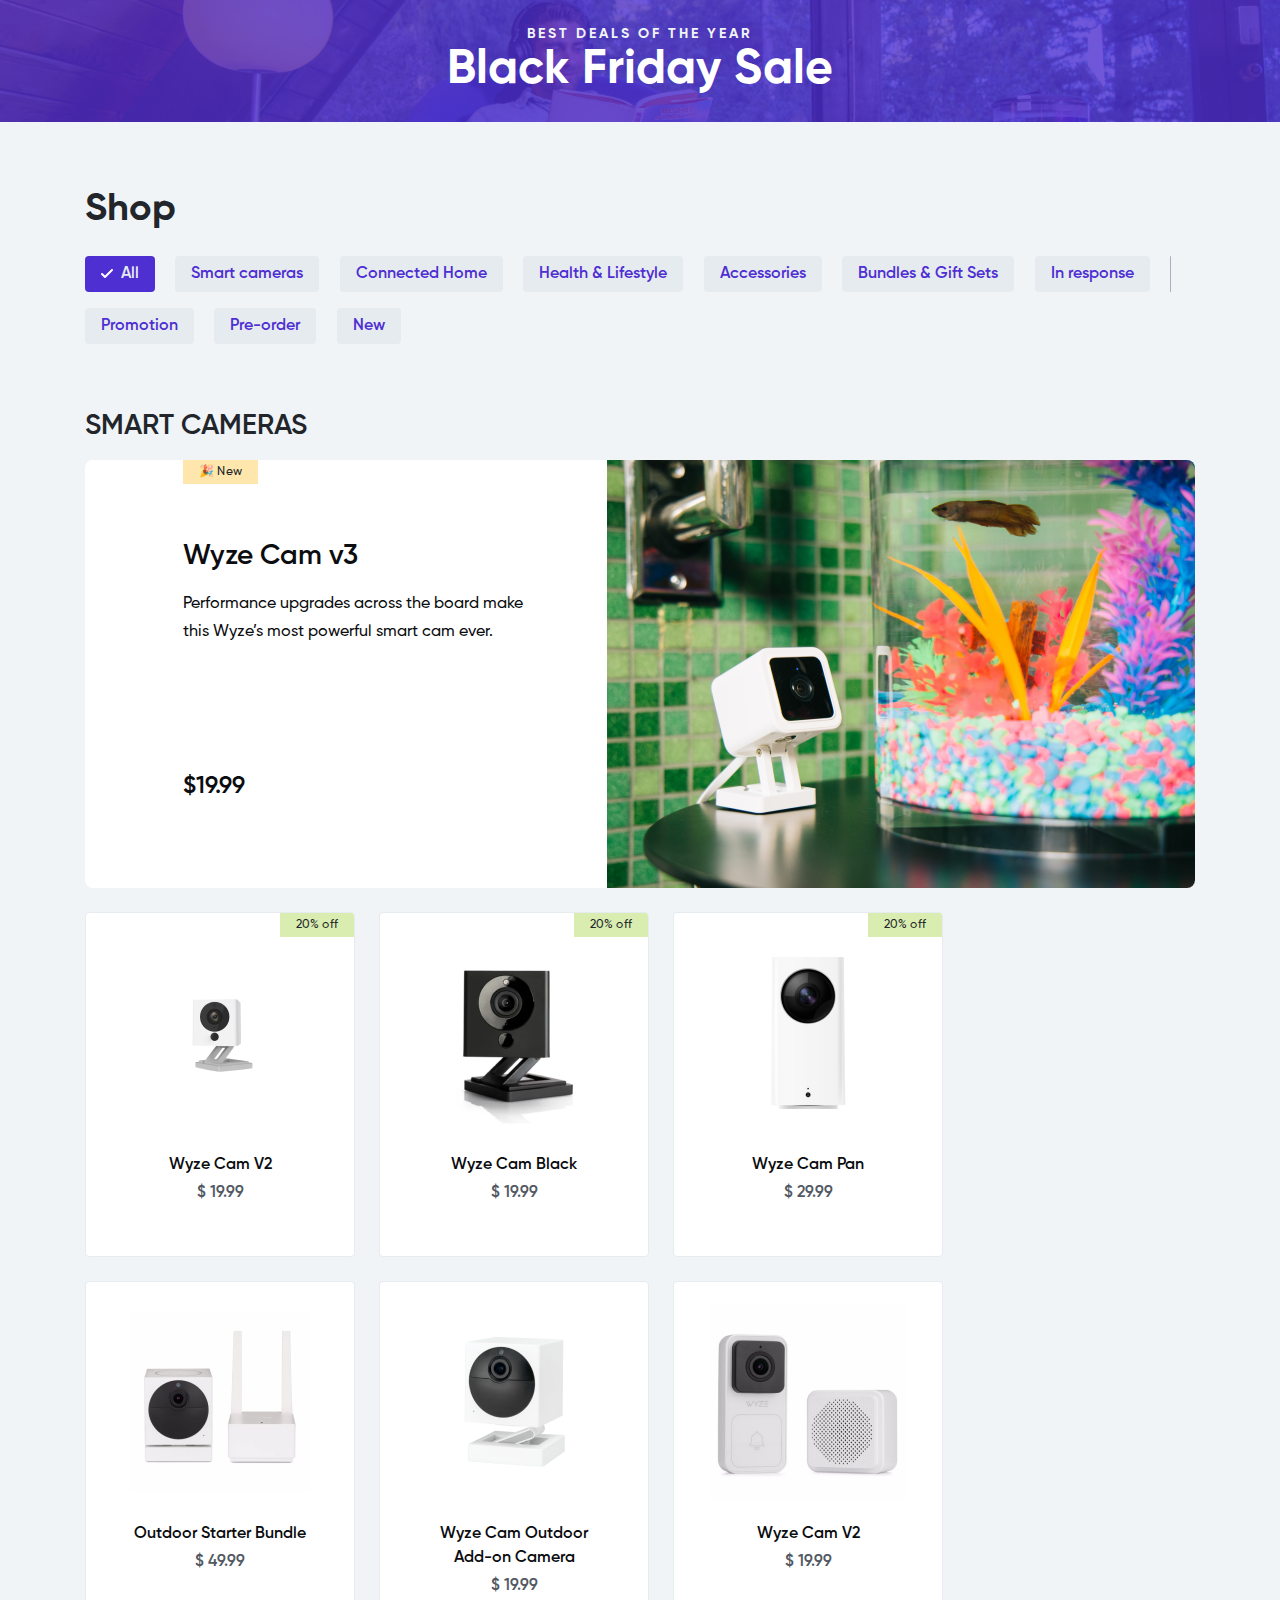
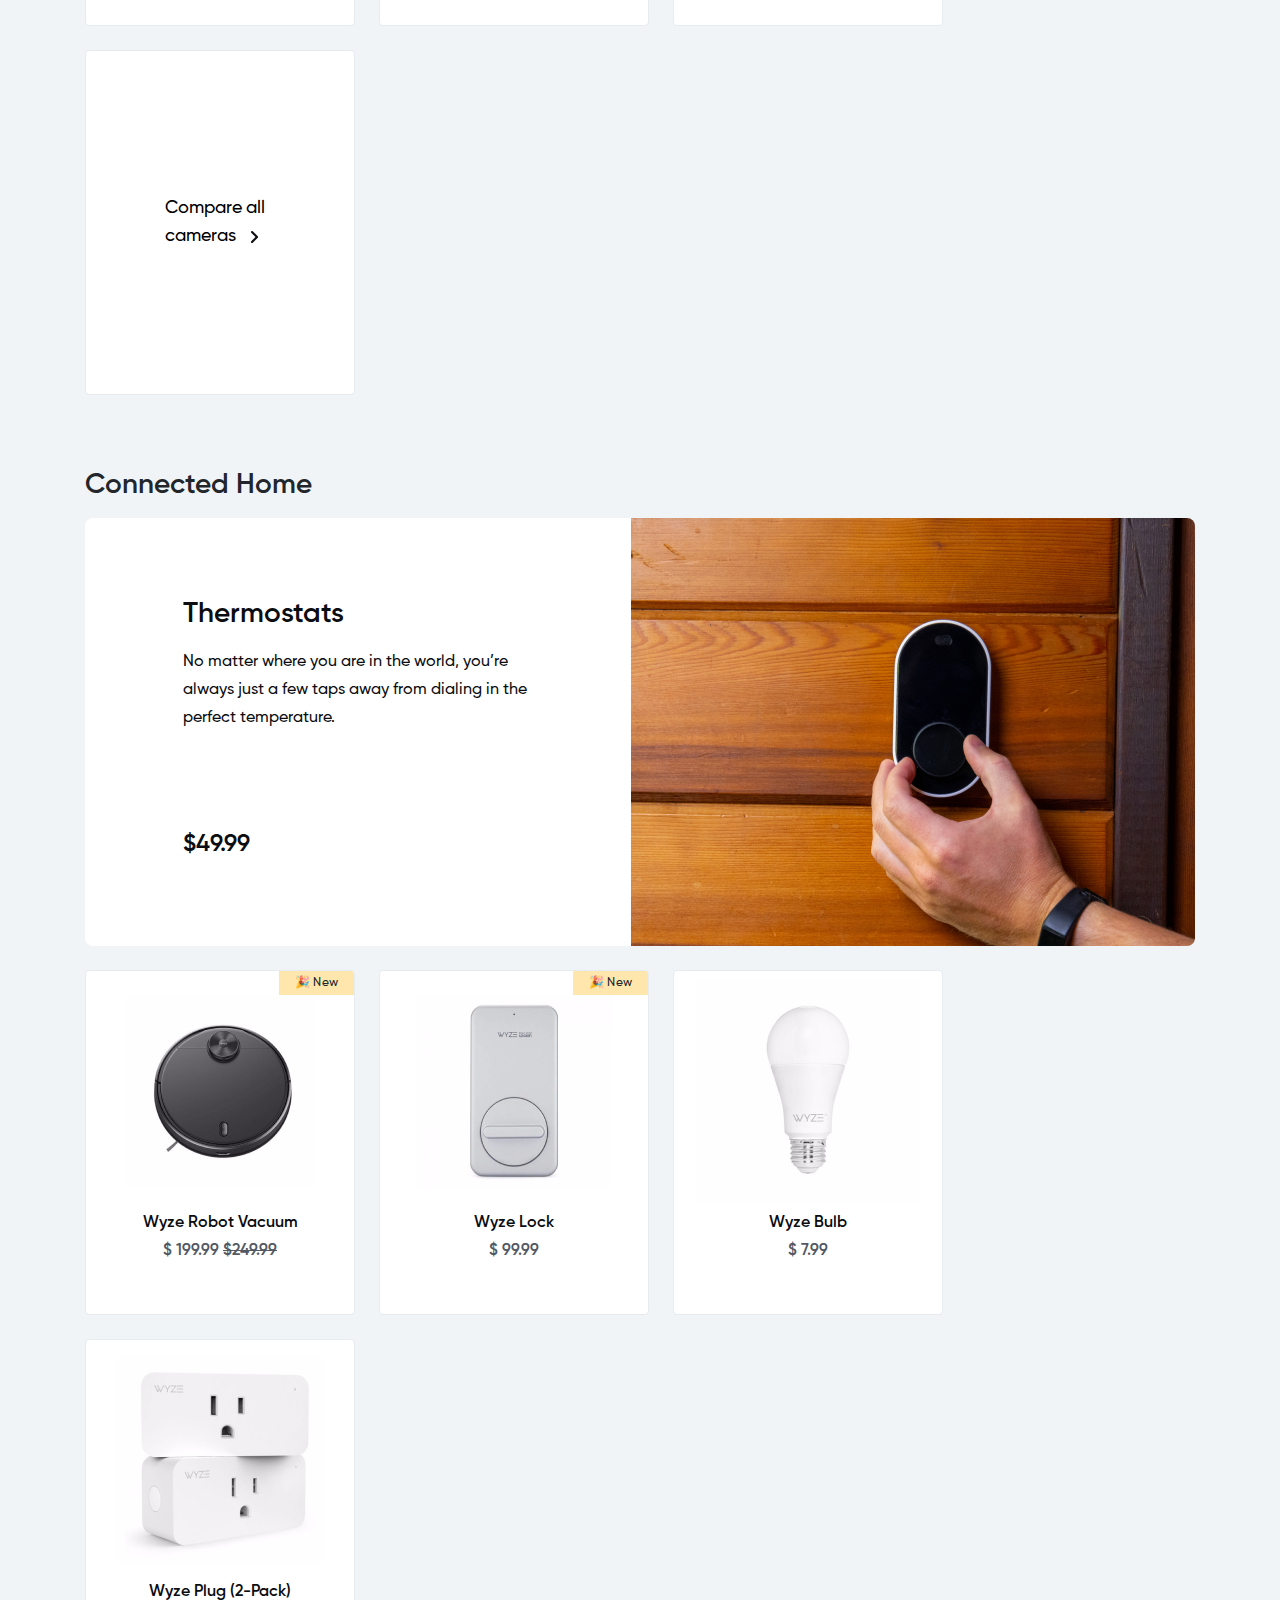
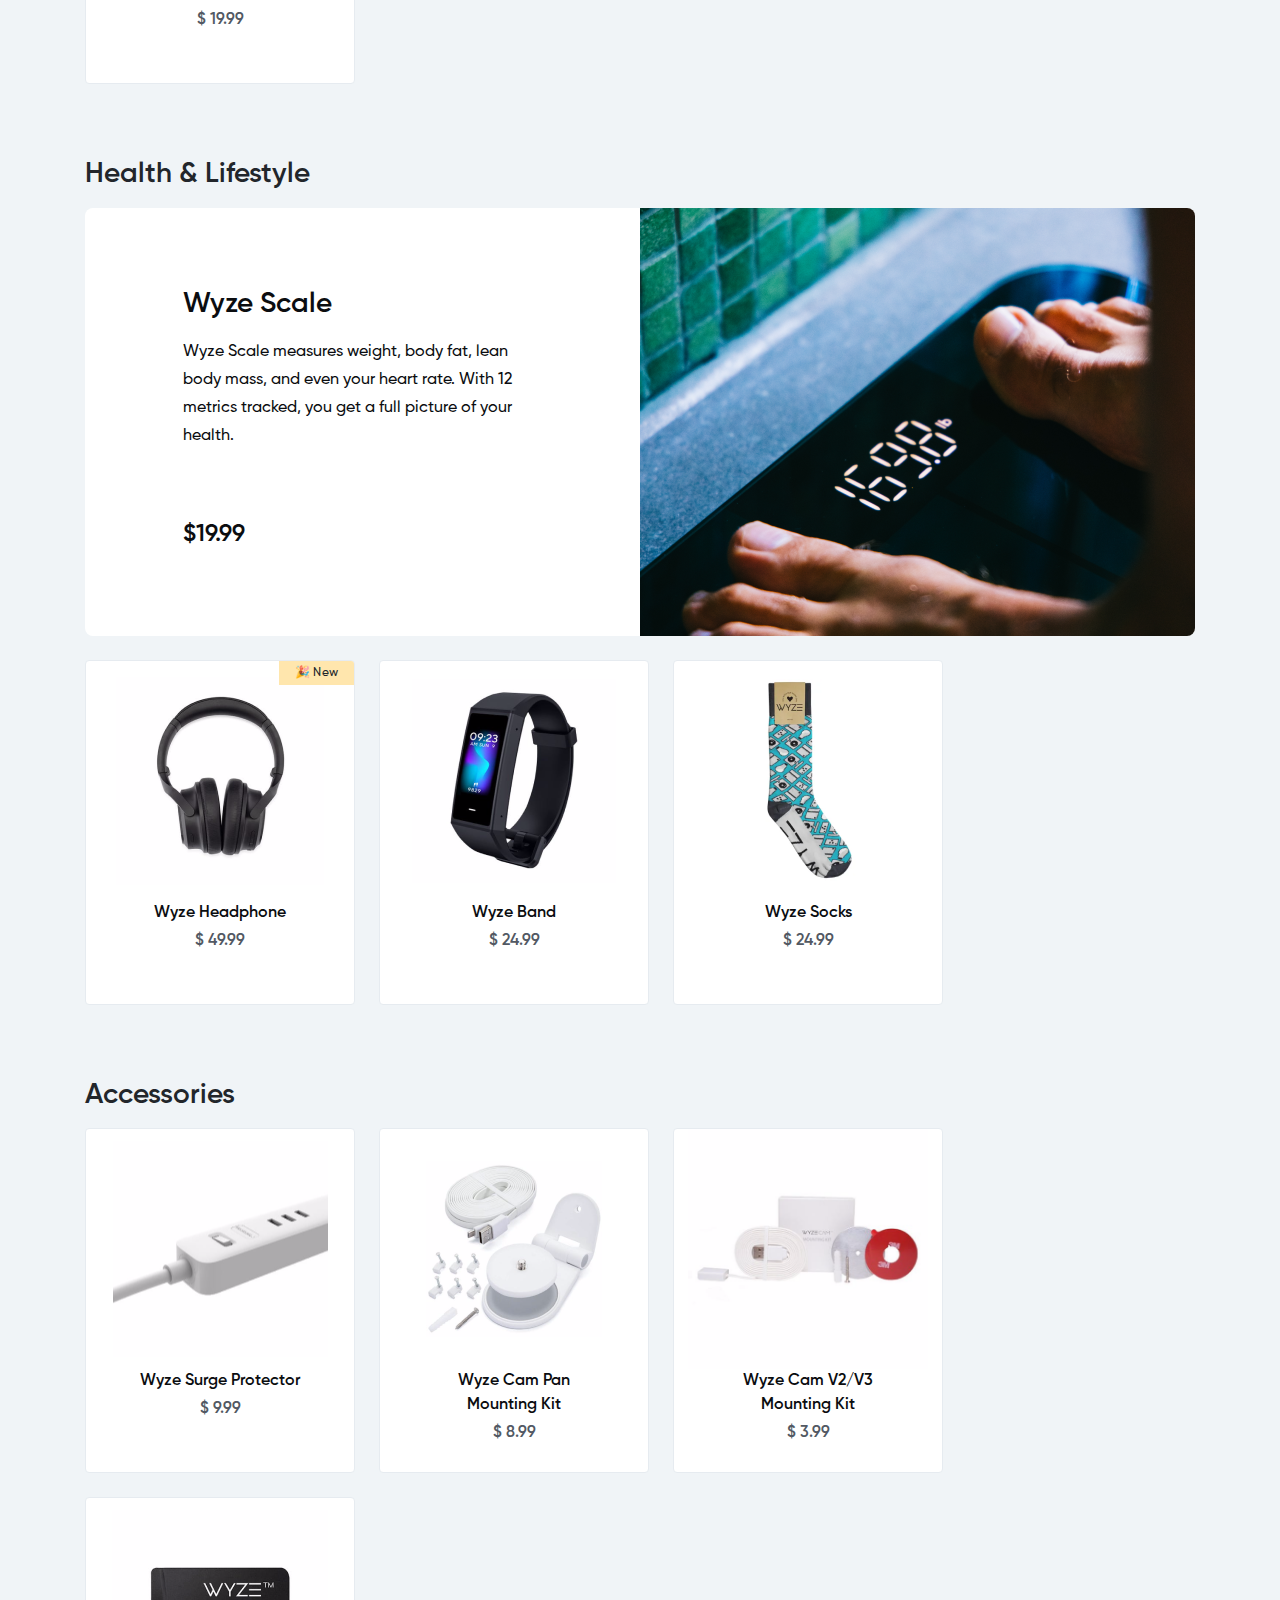
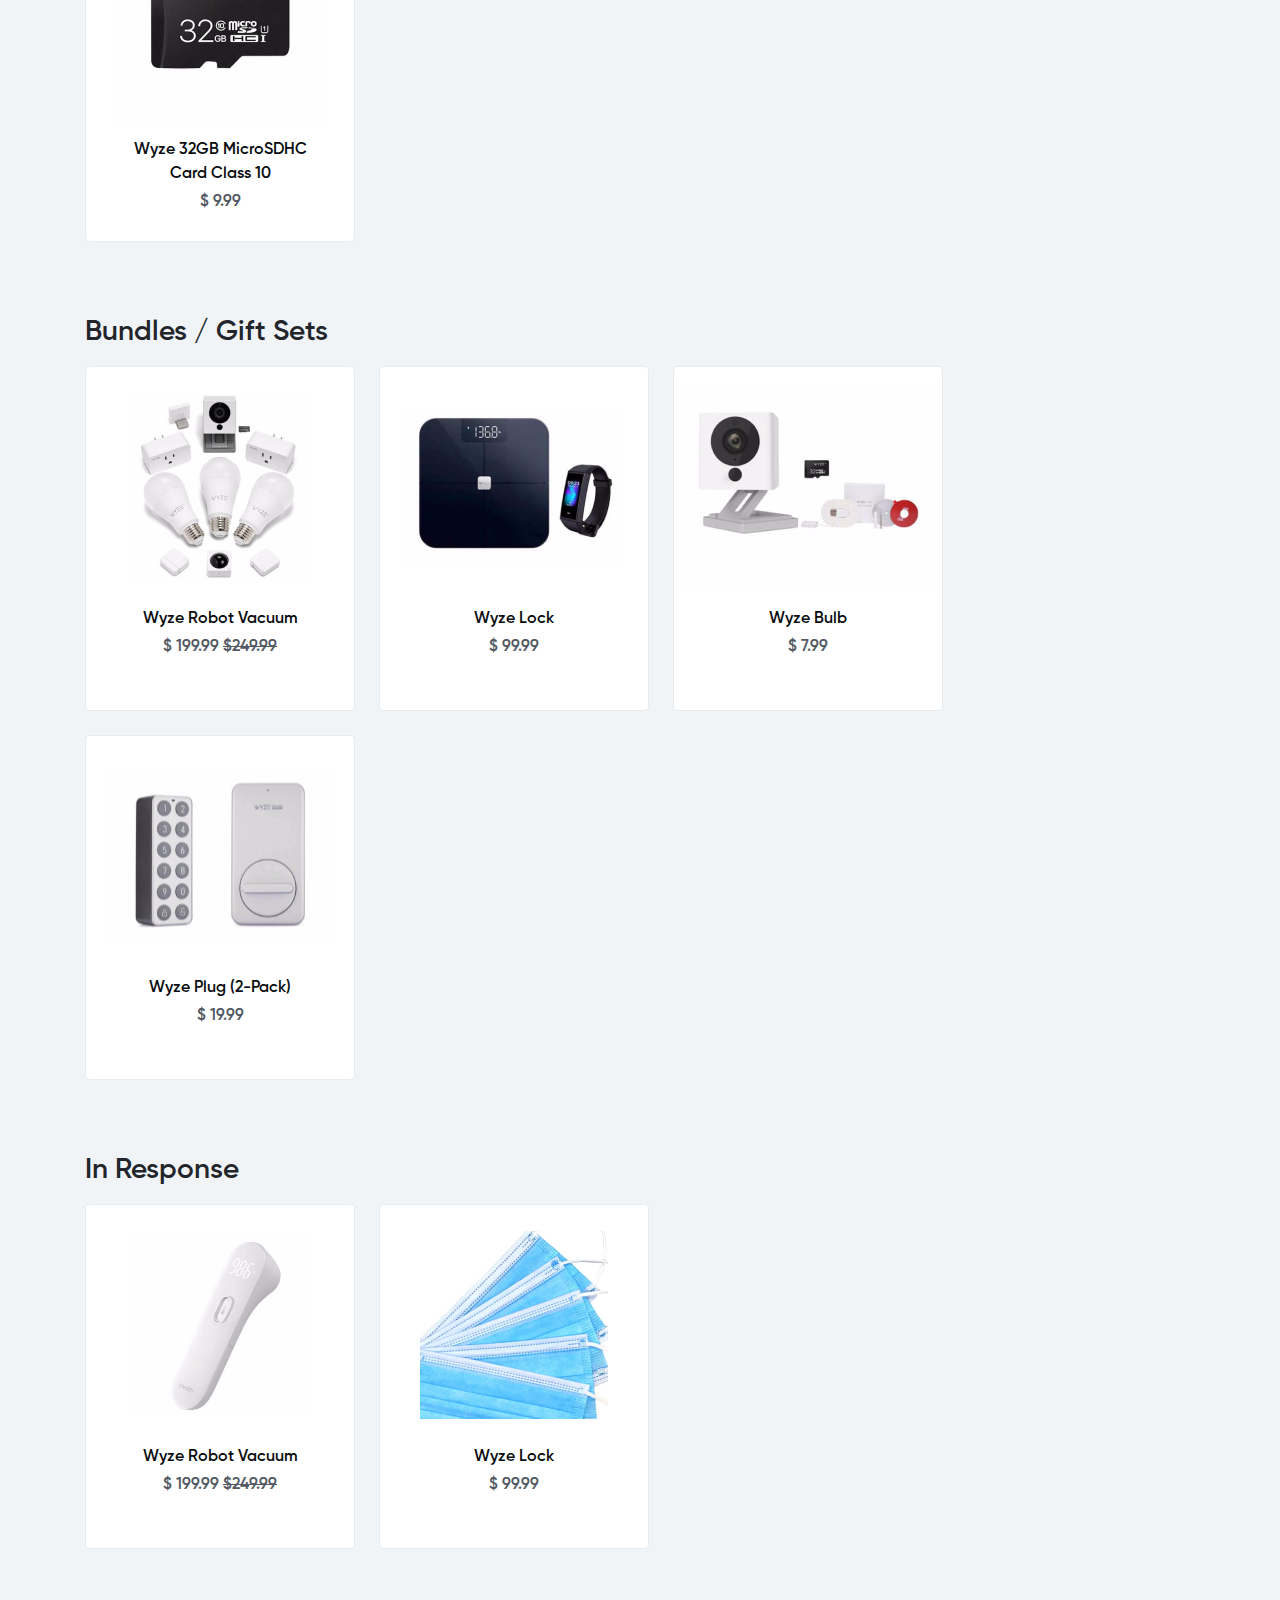
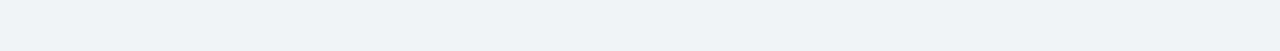
<file: index.html>
<!DOCTYPE html><html><head>	<title>Wyze</title>    <meta charset="UTF-8">    <meta name="viewport" content="width=device-width, initial-scale=1.0">    <link rel="stylesheet" href="https://maxcdn.bootstrapcdn.com/font-awesome/4.7.0/css/font-awesome.min.css">    <!-- CSS only -->    <link rel="stylesheet" href="https://stackpath.bootstrapcdn.com/bootstrap/4.5.2/css/bootstrap.min.css" integrity="sha384-JcKb8q3iqJ61gNV9KGb8thSsNjpSL0n8PARn9HuZOnIxN0hoP+VmmDGMN5t9UJ0Z" crossorigin="anonymous">    <!-- JS, Popper.js, and jQuery -->    <script      src="https://code.jquery.com/jquery-3.5.1.js"      integrity="sha256-QWo7LDvxbWT2tbbQ97B53yJnYU3WhH/C8ycbRAkjPDc="      crossorigin="anonymous"></script>    <script src="https://cdn.jsdelivr.net/npm/popper.js@1.16.1/dist/umd/popper.min.js" integrity="sha384-9/reFTGAW83EW2RDu2S0VKaIzap3H66lZH81PoYlFhbGU+6BZp6G7niu735Sk7lN" crossorigin="anonymous"></script>    <script src="https://stackpath.bootstrapcdn.com/bootstrap/4.5.2/js/bootstrap.min.js" integrity="sha384-B4gt1jrGC7Jh4AgTPSdUtOBvfO8shuf57BaghqFfPlYxofvL8/KUEfYiJOMMV+rV" crossorigin="anonymous"></script>    <link rel="stylesheet" href="https://cdnjs.cloudflare.com/ajax/libs/OwlCarousel2/2.3.4/assets/owl.carousel.min.css">    <script src="https://cdnjs.cloudflare.com/ajax/libs/OwlCarousel2/2.3.4/owl.carousel.min.js"></script>    <link rel="stylesheet" href="css/style.css">	<link rel="stylesheet" href="css/responsive.css">    <!-- their links -->    <link  rel="stylesheet" type="text/css"  media="all" href="https://wyze.com/static/version1605630518/frontend/Wyze/athlete2/en_US/mage/calendar.min.css" />    <link  rel="stylesheet" type="text/css"  media="all" href="https://wyze.com/static/version1605630518/frontend/Wyze/athlete2/en_US/css/styles-m.min.css" />    <link  rel="stylesheet" type="text/css"  media="all" href="https://wyze.com/static/version1605630518/frontend/Wyze/athlete2/en_US/bootstrap/bootstrap-grid.min.css" />    <link  rel="stylesheet" type="text/css"  media="all" href="https://wyze.com/static/version1605630518/frontend/Wyze/athlete2/en_US/fonts/icons.min.css" />    <link  rel="stylesheet" type="text/css"  media="all" href="https://wyze.com/static/version1605630518/frontend/Wyze/athlete2/en_US/css/tippy.min.css" />    <link  rel="stylesheet" type="text/css"  media="all" href="https://wyze.com/static/version1605630518/frontend/Wyze/athlete2/en_US/Amasty_Affiliate/css/default.min.css" />    <link  rel="stylesheet" type="text/css"  media="all" href="https://wyze.com/static/version1605630518/frontend/Wyze/athlete2/en_US/Olegnax_Core/owl.carousel/assets/owl.carousel.min.css" />    <link  rel="stylesheet" type="text/css"  media="all" href="https://wyze.com/static/version1605630518/frontend/Wyze/athlete2/en_US/Olegnax_MegaMenu/css/perfect-scrollbar.min.css" />    <link  rel="stylesheet" type="text/css"  media="all" href="https://wyze.com/static/version1605630518/frontend/Wyze/athlete2/en_US/Amasty_SeoToolKit/css/source/mkcss/amseokit.min.css" />    <link  rel="stylesheet" type="text/css"  media="screen and (min-width: 768px)" href="https://wyze.com/static/version1605630518/frontend/Wyze/athlete2/en_US/css/styles-l.min.css" />    <link  rel="stylesheet" type="text/css"  media="print" href="https://wyze.com/static/version1605630518/frontend/Wyze/athlete2/en_US/css/print.min.css" />    <link rel="stylesheet" type="text/css" media="all" href="https://wyze.com/media/athlete2/dymanic/settings_default.css"/> <link rel="stylesheet" href="https://use.fontawesome.com/releases/v5.8.1/css/all.css" integrity="sha384-50oBUHEmvpQ+1lW4y57PTFmhCaXp0ML5d60M1M7uH2+nqUivzIebhndOJK28anvf" crossorigin="anonymous"></head><body style="background: #F0F4F7;"><div class="container-fluid shop_s1">  <div class="container">    <div class="row">      <div class="col-12">        <h2>BEST DEALS OF THE YEAR</h2>        <h1>Black Friday <span>Sale</span></h1>      </div>    </div>  </div></div><div class="container-fluid shop_s2">  <div class="container">    <div class="wrapper">      <div class="row">        <div class="col-12">          <h1>Shop</h1>          <ul class="filters">            <li class="allac activeli"><img src="img/check.svg" alt="all">All</li>            <li alt="smartcameras"><img src="img/check.svg">Smart cameras</li>            <li alt="connectedhome"><img src="img/check.svg">Connected Home</li>            <li alt="healthlifestyle"><img src="img/check.svg">Health & Lifestyle</li>            <li alt="accessories"><img src="img/check.svg">Accessories</li>            <li alt="giftsets"><img src="img/check.svg">Bundles & Gift Sets</li>            <li alt="inresponse"><img src="img/check.svg">In response</li>            <li class="break"></li>            <li alt="offart"><img src="img/check.svg">Promotion</li>            <li alt="preoart"><img src="img/check.svg">Pre-order</li>            <li alt="newart"><img src="img/check.svg">New</li>          </ul>          <li class="forscrollbar">            <div class="scrollarea">              <div class="ccc">                <div class="areaformoving">                                  </div>              </div>            </div>          </li>          <div class="items">            <h2>SMART CAMERAS</h2>            <a href="" class="bigcarda smartcameras newart">              <div class="bigcard">                <div class="newf">🎉 New</div>                <img src="img/WYZE_BRAND UPDATE_09_1_20-802.png" class="bigimg" alt="">                <div class="placeforimg">                  <img src="img/shop_products/p1.png" class="smallimg" alt="">                </div>                <h3>Wyze Cam v3</h3>                <p>Performance upgrades across the board make this Wyze’s most powerful smart cam ever.</p>                <h4>$19.99</h4>              </div>            </a>            <a href="" class="smartcameras offart">              <div class="smcard">                <div class="promf">20% off</div>                <div class="placeforimg">                  <img src="img/shop_products/p1v2.png" alt="">                </div>                <h3>Wyze Cam V2</h3>                <h4>$ 19.99</h4>              </div>            </a>            <a href="" class="smartcameras offart">              <div class="smcard">                <div class="promf">20% off</div>                <div class="placeforimg">                  <img src="img/shop_products/p2.png" alt="">                </div>                <h3>Wyze Cam Black</h3>                <h4>$ 19.99</h4>              </div>            </a>            <a href="" class="smartcameras offart">              <div class="smcard">                <div class="promf">20% off</div>                <div class="placeforimg">                  <img src="img/shop_products/p3.png" alt="">                </div>                <h3>Wyze Cam Pan</h3>                <h4>$ 29.99</h4>              </div>            </a>            <a href="" class="smartcameras">              <div class="smcard">                <div class="placeforimg">                  <img src="img/shop_products/p4.png" alt="">                </div>                <h3>Outdoor Starter Bundle</h3>                <h4>$ 49.99</h4>              </div>            </a>            <a href="" class="smartcameras">              <div class="smcard">                <div class="placeforimg">                  <img src="img/shop_products/p5.png" alt="">                </div>                <h3>Wyze Cam Outdoor <br> Add-on Camera</h3>                <h4>$ 19.99</h4>              </div>            </a>            <a href="" class="smartcameras">              <div class="smcard">                <div class="placeforimg">                  <img src="img/shop_products/p6.png" alt="">                </div>                <h3>Wyze Cam V2</h3>                <h4>$ 19.99</h4>              </div>            </a>            <a href="" class="compall">              <div class="smcard">                <p class="onc">Compare all <br> cameras <img src="img/arrright.png" alt=""></p>              </div>            </a>            <h2>Connected Home</h2>            <a href="" class="bigcarda connectedhome">              <div class="bigcard">                <img src="img/wz_s_img2.png" class="bigimg" alt="">                <div class="placeforimg">                  <img src="img/shop_products/p7.png" class="smallimg" alt="">                </div>                <h3>Thermostats</h3>                <p>No matter where you are in the world, you’re always just a few taps away from dialing in the perfect temperature.</p>                <h4>$49.99</h4>              </div>            </a>            <a href="" class="connectedhome newart preoart">              <div class="smcard">                <div class="newf">🎉 New</div>                <div class="placeforimg">                  <img src="img/shop_products/p8.png" alt="">                </div>                <h3>Wyze Robot Vacuum</h3>                <h4>$ 199.99  <span>$249.99</span></h4>              </div>            </a>            <a href="" class="connectedhome newart">              <div class="smcard">                <div class="newf">🎉 New</div>                <div class="placeforimg">                  <img src="img/shop_products/p9.png" alt="">                </div>                <h3>Wyze Lock</h3>                <h4>$ 99.99</h4>              </div>            </a>            <a href="" class="connectedhome">              <div class="smcard">                <div class="placeforimg">                  <img src="img/shop_products/p10.png" alt="">                </div>                <h3>Wyze Bulb</h3>                <h4>$ 7.99</h4>              </div>            </a>            <a href="" class="connectedhome">              <div class="smcard">                <div class="placeforimg">                  <img src="img/shop_products/p11.png" alt="">                </div>                <h3>Wyze Plug (2-Pack)</h3>                <h4>$ 19.99</h4>              </div>            </a>            <h2>Health & Lifestyle</h2>            <a href="" class="bigcarda healthlifestyle">              <div class="bigcard">                <img src="img/wz_s_img3.png" class="bigimg" alt="">                <div class="placeforimg">                  <img src="img/shop_products/p12.png" class="smallimg" alt="">                </div>                <h3>Wyze Scale</h3>                <p>Wyze Scale measures weight, body fat, lean body mass, and even your heart rate. With 12 metrics tracked, you get a full picture of your health.</p>                <h4>$19.99</h4>              </div>            </a>            <a href="" class="healthlifestyle newart">              <div class="smcard">                <div class="newf">🎉 New</div>                <div class="placeforimg">                  <img src="img/shop_products/p13.png" alt="">                </div>                <h3>Wyze Headphone</h3>                <h4>$ 49.99</h4>              </div>            </a>            <a href="" class="healthlifestyle">              <div class="smcard">                <div class="placeforimg">                  <img src="img/shop_products/p14.png" alt="">                </div>                <h3>Wyze Band</h3>                <h4>$ 24.99</h4>              </div>            </a>            <a href="" class="healthlifestyle">              <div class="smcard">                <div class="placeforimg">                  <img src="img/shop_products/p15.png" alt="">                </div>                <h3>Wyze Socks</h3>                <h4>$ 24.99</h4>              </div>            </a>            <h2>Accessories</h2>            <a href="" class="accessories">              <div class="smcard">                <div class="placeforimg">                  <img src="img/shop_products/p16.png" alt="">                </div>                <h3>Wyze Surge Protector</h3>                <h4>$ 9.99</h4>              </div>            </a>            <a href="" class="accessories">              <div class="smcard">                <div class="placeforimg">                  <img src="img/shop_products/p17.png" alt="">                </div>                <h3>Wyze Cam Pan <br> Mounting Kit</h3>                <h4>$ 8.99</h4>              </div>            </a>            <a href="" class="accessories">              <div class="smcard">                <div class="placeforimg">                  <img src="img/shop_products/p18.png" alt="">                </div>                <h3>Wyze Cam V2/V3 <br> Mounting Kit</h3>                <h4>$ 3.99</h4>              </div>            </a>            <a href="" class="accessories">              <div class="smcard">                <div class="placeforimg">                  <img src="img/shop_products/p19.png" alt="">                </div>                <h3>Wyze 32GB MicroSDHC <br> Card Class 10</h3>                <h4>$ 9.99</h4>              </div>            </a>            <h2>Bundles / Gift Sets</h2>            <a href="" class="giftsets preoart">              <div class="smcard">                <div class="placeforimg">                  <img src="img/shop_products/p20.png" alt="">                </div>                <h3>Wyze Robot Vacuum</h3>                <h4>$ 199.99  <span>$249.99</span></h4>              </div>            </a>            <a href="" class="giftsets">              <div class="smcard">                <div class="placeforimg">                  <img src="img/shop_products/p21.png" alt="">                </div>                <h3>Wyze Lock</h3>                <h4>$ 99.99</h4>              </div>            </a>            <a href="" class="giftsets">              <div class="smcard">                <div class="placeforimg">                  <img src="img/shop_products/p22.png" alt="">                </div>                <h3>Wyze Bulb</h3>                <h4>$ 7.99</h4>              </div>            </a>            <a href="" class="giftsets">              <div class="smcard">                <div class="placeforimg">                  <img src="img/shop_products/p23.png" alt="">                </div>                <h3>Wyze Plug (2-Pack)</h3>                <h4>$ 19.99</h4>              </div>            </a>            <h2>In Response</h2>            <a href="" class="inresponse preoart">              <div class="smcard">                <div class="placeforimg">                  <img src="img/shop_products/p24.png" alt="">                </div>                <h3>Wyze Robot Vacuum</h3>                <h4>$ 199.99  <span>$249.99</span></h4>              </div>            </a>            <a href="" class="inresponse">              <div class="smcard">                <div class="placeforimg">                  <img src="img/shop_products/p25.png" alt="">                </div>                <h3>Wyze Lock</h3>                <h4>$ 99.99</h4>              </div>            </a>          </div>        </div>      </div>    </div>  </div></div><script src="js/main.js"></script></body></html>
</file>
<file: css/style.css>
@font-face {
  font-family: Gilroy_Bold;
  src: url("../fonts/Gilroy_Bold.otf"); }

@font-face {
  font-family: Gilroy_Semibold;
  src: url("../fonts/Gilroy-Semibold.otf"); }

@font-face {
  font-family: Gilroy_Medium;
  src: url("../fonts/Gilroy_Medium.otf"); }

@font-face {
  font-family: TTNormsProMedium;
  src: url("../fonts/TTNormsProBold.otf"); }

h1, h2, h3, h4, h5, p {
  margin: 0;
  padding: 0; }

a:hover {
  text-decoration: none; }

a {
  -webkit-transition: all .25s ease !important;
  -moz-transition: all .25s ease !important;
  -ms-transition: all .25s ease !important;
  -o-transition: all .25s ease !important;
  transition: all .25s ease !important; }

.green_btn {
  text-align: center; }
  .green_btn a {
    display: inline-block;
    background: #1DF0BB;
    border-radius: 4px;
    line-height: 40px;
    font-family: Gilroy_Semibold;
    font-weight: 600;
    font-size: 14px;
    color: #0B0D10 !important;
    padding-left: 38px;
    padding-right: 38px; }
  .green_btn a:hover {
    opacity: 0.7; }

.green_btn2 {
  text-align: center; }
  .green_btn2 a {
    display: inline-block;
    background: transparent;
    border: 1px solid #1DF0BB;
    border-radius: 4px;
    line-height: 40px;
    font-family: Gilroy_Semibold;
    font-weight: 600;
    font-size: 14px;
    color: #1DF0BB !important;
    padding-left: 38px;
    padding-right: 38px; }
  .green_btn2 a:hover {
    background: #1DF0BB;
    color: #000 !important; }

.home_p_hero {
  padding-left: 0 !important;
  padding-right: 0 !important; }
  .home_p_hero .carousel-item {
    background: #0B0D10; }
  .home_p_hero .item1 {
    background: url("../img/hero_slide_1.png") no-repeat center center;
    -webkit-background-size: cover;
    -moz-background-size: cover;
    -o-background-size: cover;
    background-size: cover; }
  .home_p_hero .cont1, .home_p_hero .cont2, .home_p_hero .cont3 {
    min-height: 536px;
    position: relative; }
  .home_p_hero .item2 {
    background: radial-gradient(38.2% 61.77% at 46.98% 38.23%, #22262B 0%, #0B0D10 100%); }
  .home_p_hero .carousel-control-next, .home_p_hero .carousel-control-prev {
    width: 70px;
    opacity: 1; }
  .home_p_hero .carousel-control-next:hover, .home_p_hero .carousel-control-prev:hover {
    opacity: 0.7; }
  .home_p_hero .carousel-indicators {
    right: unset;
    margin: 0;
    padding-bottom: 30px;
    padding-left: 17px; }
  .home_p_hero .carousel-indicators li {
    width: 8px;
    height: 8px;
    padding: 0;
    margin: 0;
    border: 0;
    border-radius: 50%;
    margin-right: 16px;
    position: relative;
    background: #CED6DE; }
  .home_p_hero .carousel-indicators .active:after {
    content: '';
    width: 12px;
    height: 12px;
    border: 1px solid #CED6DE;
    border-radius: 100%;
    position: absolute;
    top: -3px;
    left: -3px; }
  .home_p_hero .cont1 h1 {
    max-width: 402px;
    margin: auto;
    padding-top: 99px;
    font-family: Gilroy_Bold;
    font-weight: bold;
    font-size: 96px;
    line-height: 104px;
    text-align: center;
    letter-spacing: -1.35px;
    text-transform: unset;
    color: #FFFFFF; }
  .home_p_hero .cont1 p {
    margin-top: 8px;
    margin-bottom: 84px;
    font-family: Gilroy_Bold;
    font-weight: 900;
    font-size: 14px;
    line-height: 16px;
    text-align: center;
    letter-spacing: 3px;
    text-transform: uppercase;
    color: #F0F4F7;
    opacity: 0.9; }
  .home_p_hero .cont1 .onlyphone {
    display: none; }
  .home_p_hero .cont2 h2 {
    padding-top: 132px;
    margin-bottom: 21px;
    font-family: Gilroy_Semibold;
    font-style: normal;
    font-weight: 600;
    font-size: 24px;
    line-height: 32px;
    text-transform: unset;
    color: #FFFFFF; }
  .home_p_hero .cont2 h1 {
    margin-bottom: 32px;
    text-transform: unset;
    font-family: Gilroy_Bold;
    font-style: normal;
    font-weight: bold;
    font-size: 48px;
    line-height: 56px;
    /* identical to box height, or 117% */
    letter-spacing: 0.125px;
    color: #FFFFFF; }
  .home_p_hero .cont2 p {
    font-family: Gilroy_Medium;
    font-style: normal;
    font-weight: 500;
    font-size: 16px;
    line-height: 28px;
    color: #FFFFFF;
    margin-bottom: 7px; }
    .home_p_hero .cont2 p .span1 {
      font-size: 18px; }
    .home_p_hero .cont2 p .span2 {
      color: #1DF0BB;
      font-size: 20px; }
  .home_p_hero .cont2 .green_btn2 {
    text-align: left;
    margin-top: 31px; }
  .home_p_hero .cont2 .hero_slide_2 {
    position: absolute;
    right: 0;
    top: 47px; }
  .home_p_hero .cont3 h2 {
    padding-top: 199px;
    margin-bottom: 21px;
    font-family: Gilroy_Semibold;
    font-style: normal;
    font-weight: 600;
    font-size: 24px;
    line-height: 32px;
    text-transform: unset;
    color: #FFFFFF; }
  .home_p_hero .cont3 h1 {
    margin-bottom: 32px;
    text-transform: unset;
    font-family: Gilroy_Bold;
    font-style: normal;
    font-weight: bold;
    font-size: 48px;
    line-height: 56px;
    /* identical to box height, or 117% */
    letter-spacing: 0.125px;
    color: #FFFFFF; }
  .home_p_hero .cont3 p {
    font-family: Gilroy_Medium;
    font-style: normal;
    font-weight: 500;
    font-size: 16px;
    line-height: 28px;
    color: #FFFFFF;
    margin-bottom: 7px; }
    .home_p_hero .cont3 p .span1 {
      font-size: 18px; }
    .home_p_hero .cont3 p .span2 {
      color: #1DF0BB;
      font-size: 20px; }
  .home_p_hero .cont3 .green_btn2 {
    text-align: left;
    margin-top: 31px; }
  .home_p_hero .cont3 .hero_slide_3 {
    position: absolute;
    right: 0;
    top: 52px; }

.home_p_sec2 {
  padding-left: 0 !important;
  padding-right: 0 !important;
  padding-top: 58px;
  padding-bottom: 85px;
  /* width */
  /* Track */
  /* Handle */
  /* Handle on hover */ }
  .home_p_sec2 h1 {
    font-family: Gilroy_Semibold;
    font-style: normal;
    font-weight: 600;
    font-size: 20px;
    line-height: 28px;
    text-transform: unset;
    color: #0B0D10;
    position: relative;
    margin-bottom: 28px; }
    .home_p_sec2 h1 a {
      position: absolute;
      right: 0;
      font-family: Gilroy_Medium;
      font-style: normal;
      font-weight: 500;
      font-size: 18px;
      line-height: 28px;
      color: #000000; }
      .home_p_sec2 h1 a img {
        margin-left: 11px;
        margin-top: -2px; }
    .home_p_sec2 h1 a:hover {
      opacity: 0.7; }
  .home_p_sec2 .scroll_products .td {
    vertical-align: bottom; }
  .home_p_sec2 .scroll_products .box {
    width: 180px;
    height: 240px;
    text-align: center;
    -webkit-transition: all .25s ease;
    -moz-transition: all .25s ease;
    -ms-transition: all .25s ease;
    -o-transition: all .25s ease;
    transition: all .25s ease; }
    .home_p_sec2 .scroll_products .box .placeforimg {
      height: 180px;
      width: 100%;
      margin-bottom: 15px;
      position: relative; }
      .home_p_sec2 .scroll_products .box .placeforimg .imghere {
        position: absolute;
        left: 0;
        right: 0;
        bottom: 0; }
      .home_p_sec2 .scroll_products .box .placeforimg img {
        max-width: 100%;
        display: block;
        margin: auto; }
    .home_p_sec2 .scroll_products .box p {
      font-family: Gilroy_Medium;
      font-style: normal;
      font-weight: 500;
      font-size: 16px;
      line-height: 28px;
      text-align: center;
      color: #000000;
      margin: auto;
      max-width: 157px;
      white-space: break-spaces; }
    .home_p_sec2 .scroll_products .box a {
      font-family: Gilroy_Medium;
      font-style: normal;
      font-weight: 500;
      font-size: 16px;
      line-height: 28px;
      text-align: center;
      color: #000000;
      margin: auto;
      max-width: 157px; }
  @supports (display: grid) {
    .home_p_sec2 .scroll_products .main {
      color: #959595;
      grid-area: main;
      padding: 0;
      overflow-x: scroll;
      overflow-y: hidden; }
    .home_p_sec2 .scroll_products .items {
      position: relative;
      width: 100%;
      overflow-x: scroll;
      overflow-y: hidden;
      white-space: nowrap;
      user-select: none;
      cursor: pointer; }
    .home_p_sec2 .scroll_products .items.active {
      cursor: grabbing;
      cursor: -webkit-grabbing; }
    .home_p_sec2 .scroll_products .item {
      display: inline-block;
      min-height: 300px;
      min-width: 180px;
      margin-right: 16px;
      vertical-align: top; }
    @media screen and (max-width: 500px) {
      .home_p_sec2 .scroll_products .item {
        min-height: 240px;
        min-width: 180px; } } }
  .home_p_sec2 *::-webkit-scrollbar {
    width: 0px; }
  .home_p_sec2 *::-webkit-scrollbar-track {
    background: transparent; }
  .home_p_sec2 *::-webkit-scrollbar-thumb {
    background: transparent; }
  .home_p_sec2 *::-webkit-scrollbar-thumb:hover {
    background: transparent; }
  .home_p_sec2 .custom_scrollbar {
    width: 100%;
    height: 1px;
    background: #A8B2BD;
    display: block;
    margin: auto;
    position: relative;
    padding-left: 138px;
    margin-top: -20px;
    z-index: -1; }
    .home_p_sec2 .custom_scrollbar .cc {
      position: relative;
      max-width: calc(100% - 69px); }
  .home_p_sec2 .custom_bar {
    width: 138px;
    height: 3px;
    position: absolute;
    left: -138px;
    top: -1px;
    background: #0B0D10; }

.home_p_sec3 {
  min-height: 600px;
  background: #22262B;
  overflow: hidden;
  padding-left: 0 !important;
  padding-right: 0 !important; }
  .home_p_sec3 .cmaxwidth {
    max-width: 1450px;
    margin: auto;
    min-height: 600px; }
  .home_p_sec3 .placeforimg {
    min-height: 600px;
    background: url("../img/home_p_sec3_img1.png") no-repeat center center;
    -webkit-background-size: cover;
    -moz-background-size: cover;
    -o-background-size: cover;
    background-size: cover;
    max-width: calc(100% - 628px);
    display: inline-block;
    width: 100%;
    vertical-align: top; }
  .home_p_sec3 .cont {
    display: inline-block;
    vertical-align: top;
    margin-left: 114px;
    max-width: 417px;
    padding-top: 160px;
    width: 100%; }
    .home_p_sec3 .cont h3 {
      font-family: Gilroy_Semibold;
      font-style: normal;
      font-weight: 600;
      font-size: 14px;
      line-height: 16px;
      letter-spacing: 1.25px;
      text-transform: uppercase;
      color: #1DF0BB;
      margin-bottom: 16px; }
    .home_p_sec3 .cont h1 {
      font-family: Gilroy_Bold;
      font-style: normal;
      font-weight: bold;
      font-size: 48px;
      line-height: 56px;
      letter-spacing: 0.125px;
      color: #FFFFFF;
      margin-bottom: 16px;
      text-transform: unset; }
    .home_p_sec3 .cont p {
      font-family: Gilroy_Medium;
      font-style: normal;
      font-weight: 500;
      font-size: 18px;
      line-height: 28px;
      color: #FFFFFF;
      margin: 0; }
    .home_p_sec3 .cont .green_btn {
      text-align: left;
      margin-top: 80px; }

.home_p_sec4 {
  padding-top: 80px;
  padding-bottom: 119px;
  background: #F7FAFC; }
  .home_p_sec4 h1 {
    font-family: Gilroy_Bold;
    font-style: normal;
    font-weight: bold;
    font-size: 38px;
    line-height: 44px;
    text-align: center;
    letter-spacing: -0.1px;
    text-transform: unset;
    color: #0B0D10;
    margin-bottom: 40px; }
  .home_p_sec4 .fullbox {
    padding-top: 119px; }
  .home_p_sec4 .box {
    max-width: 360px;
    min-height: 360px;
    background: #fff;
    display: block;
    margin: auto;
    box-shadow: 0px 20px 85px rgba(0, 0, 0, 0.08);
    padding: 10px 0; }
    .home_p_sec4 .box .ppimg {
      min-height: 124px;
      position: relative;
      width: 100%; }
      .home_p_sec4 .box .ppimg img {
        -webkit-transition: all .35s ease;
        -moz-transition: all .35s ease;
        -ms-transition: all .35s ease;
        -o-transition: all .35s ease;
        transition: all .35s ease; }
      .home_p_sec4 .box .ppimg .img1 {
        position: absolute;
        left: 0;
        right: 0;
        margin: auto;
        display: block;
        bottom: 0;
        opacity: 1; }
      .home_p_sec4 .box .ppimg .img2 {
        position: absolute;
        left: 0px;
        right: 0px;
        margin: auto;
        display: block;
        bottom: 0;
        margin: 0;
        width: 100%;
        opacity: 0; }
    .home_p_sec4 .box .contt {
      padding-left: 49px;
      padding-right: 49px; }
    .home_p_sec4 .box h2 {
      font-family: Gilroy_Bold;
      font-style: normal;
      font-weight: 800;
      font-size: 20px;
      line-height: 40px;
      text-align: center;
      color: #0B0D10;
      margin-bottom: 8px;
      margin-top: 20px;
      text-transform: unset; }
    .home_p_sec4 .box p {
      font-family: Gilroy_Medium;
      font-style: normal;
      font-weight: 600;
      font-size: 16px;
      line-height: 24px;
      text-align: center;
      color: #0B0D10;
      min-height: 70px;
      margin-bottom: 10px; }
    .home_p_sec4 .box .mw212 {
      max-width: 212px;
      margin-left: auto;
      margin-right: auto; }
    .home_p_sec4 .box .learnmoreb {
      text-align: center; }
      .home_p_sec4 .box .learnmoreb a {
        display: inline-block;
        background: #fff;
        border-radius: 4px;
        line-height: 40px;
        font-family: Gilroy_Semibold;
        font-weight: 600;
        font-size: 14px;
        color: #0B0D10 !important;
        padding-left: 38px;
        padding-right: 38px;
        border: 1px solid #A8B2BD; }
      .home_p_sec4 .box .learnmoreb a:hover {
        background: #0B0D10;
        border: 1px solid #0B0D10;
        color: #fff !important; }
  .home_p_sec4 .box:hover .ppimg .img1 {
    opacity: 0; }
  .home_p_sec4 .box:hover .ppimg .img2 {
    opacity: 1; }

.home_p_sec5 {
  background: #F7FAFC;
  padding-bottom: 80px; }
  .home_p_sec5 h1 {
    font-family: Gilroy_Bold;
    font-style: normal;
    font-weight: bold;
    font-size: 38px;
    line-height: 44px;
    letter-spacing: -0.1px;
    color: #0B0D10;
    text-transform: unset;
    margin-bottom: 8px; }
  .home_p_sec5 p {
    font-family: Gilroy_Medium;
    font-style: normal;
    font-weight: 500;
    font-size: 18px;
    line-height: 28px;
    color: #0B0D10;
    margin-bottom: 40px; }
  .home_p_sec5 .owl-carousel .item {
    width: 376px;
    height: 264px;
    background: black; }
  .home_p_sec5 .owl-carousel .owl-nav button.owl-prev {
    width: 40px;
    height: 40px;
    position: absolute;
    top: 0;
    left: 20px;
    top: 50%;
    transform: translateY(-50%);
    border-radius: 50%;
    overflow: hidden; }
  .home_p_sec5 .owl-carousel .owl-nav button.owl-next {
    width: 40px;
    height: 40px;
    position: absolute;
    top: 0;
    right: 20px;
    top: 50%;
    transform: translateY(-50%);
    border-radius: 50%;
    overflow: hidden; }
  .home_p_sec5 .owl-dots {
    display: none; }
  .home_p_sec5 button:focus {
    outline: none; }
  .home_p_sec5 .discover {
    text-align: center;
    margin-top: 72px; }
    .home_p_sec5 .discover a {
      display: inline-block;
      background: transparent;
      border-radius: 4px;
      line-height: 40px;
      font-family: Gilroy_Semibold;
      font-weight: 600;
      font-size: 14px;
      color: #4E2FD2 !important;
      padding-left: 38px;
      padding-right: 38px;
      border: 1px solid #4E2FD2; }
    .home_p_sec5 .discover a:hover {
      background: #4E2FD2;
      color: #fff !important; }

.promo_s1 {
  padding-top: 56px;
  padding-bottom: 76px;
  background: url("../img/promo_bg_1.png") no-repeat center top;
  -webkit-background-size: cover;
  -moz-background-size: cover;
  -o-background-size: cover;
  background-size: cover;
  position: relative; }
  .promo_s1 h1 {
    font-family: Gilroy_Bold;
    font-style: normal;
    font-weight: bold;
    font-size: 38px;
    line-height: 44px;
    text-align: center;
    letter-spacing: -0.1px;
    color: #FFFFFF;
    text-transform: unset;
    margin: 0;
    padding: 0; }
  .promo_s1 a {
    position: absolute;
    right: 48px;
    bottom: 12px;
    font-family: Gilroy_Medium;
    font-style: normal;
    font-weight: 500;
    font-size: 12px;
    line-height: 16px;
    letter-spacing: 0.2px;
    text-decoration-line: underline;
    color: #CED6DE !important; }
    .promo_s1 a img {
      margin-right: 8px; }
  .promo_s1 a:hover {
    opacity: 0.7;
    text-decoration: underline; }

.promo_s2 {
  padding-top: 48px;
  padding-bottom: 48px;
  background: #14171B; }
  .promo_s2 .wrapp_mw {
    max-width: 1122px;
    margin: auto; }
  .promo_s2 .box {
    padding: 35px;
    padding-bottom: 25px;
    border: 1px solid #fff;
    border-radius: 8px;
    border-top: #BBE3DD 12px solid;
    min-height: 509px; }
    .promo_s2 .box p {
      font-family: Gilroy_Semibold;
      font-style: normal;
      font-weight: 600;
      font-size: 16px;
      line-height: 24px;
      text-align: center;
      color: #CED6DE;
      margin-bottom: 8px; }
    .promo_s2 .box .p2 {
      font-family: Gilroy_Medium;
      font-style: normal;
      font-weight: 500;
      font-size: 12px;
      line-height: 16px;
      letter-spacing: 0.2px;
      color: #A8B2BD;
      margin-bottom: 30px; }
      .promo_s2 .box .p2 a {
        text-decoration: underline;
        color: #A8B2BD !important; }
      .promo_s2 .box .p2 .bs {
        font-weight: 600;
        color: #fff;
        font-family: Gilroy_Semibold; }
    .promo_s2 .box h1 {
      font-family: Gilroy_Bold;
      font-style: normal;
      font-weight: bold;
      font-size: 48px;
      line-height: 56px;
      text-align: center;
      letter-spacing: 0.125px;
      color: #F0F4F7;
      text-transform: unset;
      margin: 0;
      padding: 0; }
      .promo_s2 .box h1 span {
        display: block;
        font-size: 32px;
        font-family: Gilroy_Semibold; }
    .promo_s2 .box img {
      max-width: 100%;
      display: block;
      margin: auto; }
  .promo_s2 .box2 {
    border-top: #FFE6AD 12px solid; }

.promo_s3 {
  padding-top: 48px;
  padding-bottom: 48px;
  background: #14171B; }
  .promo_s3 .wrapp_mw {
    max-width: 1122px;
    margin: auto; }
    .promo_s3 .wrapp_mw h1 {
      font-family: Gilroy_Semibold;
      font-style: normal;
      font-weight: bold;
      font-size: 38px;
      line-height: 44px;
      text-align: center;
      letter-spacing: -0.1px;
      color: #FFFFFF;
      text-transform: unset; }
    .promo_s3 .wrapp_mw .box {
      padding: 75px 64px;
      padding-bottom: 25px;
      border: 1px solid #fff;
      border-radius: 8px;
      min-height: 303px;
      margin-bottom: 24px;
      position: relative;
      overflow: hidden; }
      .promo_s3 .wrapp_mw .box .card1_img1 {
        position: absolute;
        right: 0;
        bottom: 0; }
      .promo_s3 .wrapp_mw .box .headphones1 {
        position: absolute;
        right: -60px;
        top: 32px; }
      .promo_s3 .wrapp_mw .box .img_keypad1 {
        position: absolute;
        right: -30px;
        top: 23px; }
      .promo_s3 .wrapp_mw .box .Frontcamera1 {
        position: absolute;
        right: -5px;
        top: 29px; }
      .promo_s3 .wrapp_mw .box h4 {
        position: absolute;
        font-family: Gilroy_Semibold;
        font-style: normal;
        font-weight: 600;
        font-size: 14px;
        line-height: 16px;
        letter-spacing: 1.25px;
        text-transform: uppercase;
        color: #0B0D10;
        padding: 5px 12px;
        background: #00D0B9;
        left: 65px;
        top: 0; }
      .promo_s3 .wrapp_mw .box h2 {
        text-transform: unset;
        font-family: Gilroy_Bold;
        font-style: normal;
        font-weight: bold;
        font-size: 38px;
        line-height: 44px;
        text-align: left;
        letter-spacing: -0.1px;
        color: #00D0B9;
        margin: 0; }
      .promo_s3 .wrapp_mw .box .mt {
        margin-top: -15px; }
      .promo_s3 .wrapp_mw .box p {
        font-family: Gilroy_Semibold;
        font-style: normal;
        font-weight: 600;
        font-size: 16px;
        line-height: 24px;
        color: #F0F4F7;
        max-width: 258px;
        margin: 0; }
        .promo_s3 .wrapp_mw .box p span {
          font-family: Gilroy_Medium;
          font-style: normal;
          font-weight: 500;
          font-size: 12px;
          line-height: 16px;
          letter-spacing: 0.2px;
          color: #A8B2BD; }
      .promo_s3 .wrapp_mw .box .green_btn2 {
        text-align: left;
        margin-top: 24px; }

.product_modal_new {
  background: rgba(11, 13, 16, 0.9); }
  .product_modal_new .disabledesktop {
    display: none; }
  .product_modal_new .modal-dialog {
    max-width: 1193px;
    padding: 20px; }
    .product_modal_new .modal-dialog .xicon {
      position: absolute;
      right: 43px;
      top: 43px;
      -webkit-transition: all .25s ease;
      -moz-transition: all .25s ease;
      -ms-transition: all .25s ease;
      -o-transition: all .25s ease;
      transition: all .25s ease; }
    .product_modal_new .modal-dialog .xicon:hover {
      opacity: 0.7; }
    .product_modal_new .modal-dialog .modal-body {
      min-height: 300px;
      padding: 94px 30px; }
      .product_modal_new .modal-dialog .modal-body .mwc {
        max-width: 900px;
        margin: auto; }
      .product_modal_new .modal-dialog .modal-body .box {
        position: relative;
        padding-top: 25px; }
        .product_modal_new .modal-dialog .modal-body .box h4 {
          font-family: Gilroy_Semibold;
          font-style: normal;
          font-weight: 600;
          font-size: 14px;
          line-height: 16px;
          letter-spacing: 1.25px;
          text-transform: uppercase;
          color: #0B0D10;
          padding: 5px 12px;
          position: absolute;
          right: 0;
          top: 0;
          background: #00D0B9; }
        .product_modal_new .modal-dialog .modal-body .box .placeforimg {
          min-height: 250px;
          position: relative; }
          .product_modal_new .modal-dialog .modal-body .box .placeforimg img {
            position: absolute;
            left: 0;
            right: 0;
            max-width: 100%;
            bottom: 0;
            display: block;
            margin: auto; }
        .product_modal_new .modal-dialog .modal-body .box h2 {
          font-family: Gilroy_Semibold;
          font-style: normal;
          font-weight: 600;
          font-size: 16px;
          line-height: 24px;
          text-align: center;
          color: #0B0D10;
          margin: 0;
          margin-top: 30px; }
        .product_modal_new .modal-dialog .modal-body .box p {
          font-family: Gilroy_Semibold;
          font-style: normal;
          font-weight: 600;
          font-size: 16px;
          line-height: 24px;
          text-align: center;
          color: #525963;
          margin-top: 8px;
          min-height: 70px;
          margin-bottom: 8px; }
        .product_modal_new .modal-dialog .modal-body .box h3 {
          font-family: Gilroy_Semibold;
          font-style: normal;
          font-weight: 600;
          font-size: 16px;
          line-height: 24px;
          text-align: center;
          color: #0B0D10;
          margin-bottom: 9px; }
        .product_modal_new .modal-dialog .modal-body .box .learnmoreb {
          text-align: center; }
          .product_modal_new .modal-dialog .modal-body .box .learnmoreb a {
            display: inline-block;
            background: #fff;
            border-radius: 4px;
            line-height: 40px;
            font-family: Gilroy_Semibold;
            font-weight: 600;
            font-size: 14px;
            color: #0B0D10 !important;
            padding-left: 38px;
            padding-right: 38px;
            border: 1px solid #A8B2BD; }
          .product_modal_new .modal-dialog .modal-body .box .learnmoreb a:hover {
            background: #0B0D10;
            border: 1px solid #0B0D10;
            color: #fff !important; }
  .product_modal_new .carousel-indicators {
    right: 0;
    left: 0;
    margin: auto;
    padding-left: 0;
    padding-right: 0;
    bottom: -50px; }
  .product_modal_new .carousel-indicators li {
    width: 8px;
    height: 8px;
    padding: 0;
    margin: 0;
    border: 0;
    border-radius: 50%;
    margin-right: 16px;
    position: relative;
    background: #0B0D10; }
  .product_modal_new .carousel-indicators .active:after {
    content: '';
    width: 12px;
    height: 12px;
    border: 1px solid #0B0D10;
    border-radius: 100%;
    position: absolute;
    top: -3px;
    left: -3px; }

.shop_s1 {
  min-height: 122px;
  background: url("../img/hero_slide_1.png") no-repeat center center;
  -webkit-background-size: cover;
  -moz-background-size: cover;
  -o-background-size: cover;
  background-size: cover;
  padding-top: 26px;
  padding-bottom: 24px; }
  .shop_s1 h2 {
    margin: 0;
    padding: 0;
    font-family: Gilroy_Bold;
    font-weight: 900;
    font-size: 14px;
    line-height: 16px;
    text-align: center;
    letter-spacing: 3px;
    text-transform: uppercase;
    color: #F0F4F7; }
  .shop_s1 h1 {
    margin: 0;
    padding: 0;
    font-family: Gilroy_Bold;
    font-style: normal;
    font-weight: bold;
    font-size: 48px;
    line-height: 56px;
    text-align: center;
    letter-spacing: 0.125px;
    color: #FFFFFF;
    text-transform: unset; }

.shop_s2 {
  padding-top: 66px;
  background: #F0F4F7;
  padding-bottom: 78px; }
  .shop_s2 .wrapper {
    max-width: 1152px;
    margin: auto; }
  .shop_s2 h1 {
    margin: 0;
    padding: 0;
    font-family: Gilroy_Bold;
    font-style: normal;
    font-weight: bold;
    font-size: 38px;
    line-height: 44px;
    text-align: left;
    letter-spacing: -0.1px;
    color: #22262B;
    text-transform: unset; }
  .shop_s2 .forscrollbar {
    display: none; }
  .shop_s2 .filters {
    padding: 0;
    margin: 0;
    list-style-type: none;
    margin-top: 24px; }
    .shop_s2 .filters li {
      display: inline-block;
      cursor: pointer;
      font-family: Gilroy_Semibold;
      font-style: normal;
      font-weight: 600;
      font-size: 16px;
      line-height: 24px;
      text-align: center;
      color: #4E2FD2;
      padding: 6px 16px;
      background: #E6EBF0;
      margin-bottom: 16px;
      margin-right: 16px;
      border-radius: 4px;
      vertical-align: top;
      -webkit-transition: all .25s ease;
      -moz-transition: all .25s ease;
      -ms-transition: all .25s ease;
      -o-transition: all .25s ease;
      transition: all .25s ease; }
      .shop_s2 .filters li img {
        width: 0;
        display: inline-block;
        -webkit-transition: all .25s ease;
        -moz-transition: all .25s ease;
        -ms-transition: all .25s ease;
        -o-transition: all .25s ease;
        transition: all .25s ease; }
    .shop_s2 .filters .break {
      position: relative;
      width: 1px;
      height: 36px;
      background: #A8B2BD;
      padding: 0; }
    .shop_s2 .filters li:hover {
      background: #4E2FD2;
      color: #E6EBF0; }
    .shop_s2 .filters .activeli {
      background: #4E2FD2;
      color: #E6EBF0; }
      .shop_s2 .filters .activeli img {
        width: 12px;
        margin-right: 8px;
        margin-top: -2px; }
    .shop_s2 .filters .forscrollbar {
      display: none; }
  .shop_s2 .filterspaddingb {
    padding-bottom: 50px; }
  .shop_s2 h2 {
    margin-top: 50px;
    margin-bottom: 16px;
    font-family: Gilroy_Semibold;
    font-style: normal;
    font-weight: 600;
    font-size: 28px;
    color: #22262B;
    text-transform: unset; }
  .shop_s2 .disabledh2 {
    display: none; }
  .shop_s2 .bigcard:hover {
    box-shadow: 0px 4px 6px rgba(0, 0, 0, 0.1), 0px 4px 24px rgba(0, 0, 0, 0.1); }
  .shop_s2 .bigcard {
    position: relative;
    padding: 78px 98px 64px;
    background: #FFFFFF;
    border-radius: 8px;
    overflow: hidden;
    min-height: 428px;
    -webkit-transition: all .25s ease;
    -moz-transition: all .25s ease;
    -ms-transition: all .25s ease;
    -o-transition: all .25s ease;
    transition: all .25s ease; }
    .shop_s2 .bigcard .bigimg {
      position: absolute;
      right: 0;
      top: 0; }
    .shop_s2 .bigcard .placeforimg {
      height: 240px;
      position: relative;
      display: none; }
      .shop_s2 .bigcard .placeforimg img {
        max-width: 100%;
        max-height: 100%;
        position: absolute;
        top: 50%;
        transform: translateY(-50%);
        left: 0;
        right: 0;
        margin: auto;
        display: block; }
    .shop_s2 .bigcard .newf {
      font-family: Gilroy_Medium;
      font-style: normal;
      font-weight: 500;
      font-size: 12px;
      line-height: 16px;
      text-align: center;
      letter-spacing: 0.2px;
      color: #22262B;
      background: #FFE6AD;
      padding: 4px 16px;
      position: absolute;
      left: 98px;
      top: 0; }
    .shop_s2 .bigcard h3 {
      margin: 0;
      padding: 0;
      margin-bottom: 16px;
      font-family: Gilroy_Semibold;
      font-style: normal;
      font-weight: 600;
      font-size: 28px;
      line-height: 36px;
      text-align: left;
      color: #0B0D10; }
    .shop_s2 .bigcard p {
      margin: 0;
      font-family: Gilroy_Medium;
      font-style: normal;
      font-weight: 500;
      font-size: 16px;
      line-height: 28px;
      color: #0B0D10;
      max-width: 363px;
      min-height: 170px;
      margin-bottom: 10px; }
    .shop_s2 .bigcard h4 {
      font-family: Gilroy_Semibold;
      font-style: normal;
      font-weight: 600;
      font-size: 24px;
      line-height: 32px;
      text-align: left;
      color: #0B0D10; }
  .shop_s2 a {
    display: inline-block;
    width: 270px;
    margin-right: 24px;
    margin-bottom: 24px; }
  .shop_s2 .bigcarda {
    display: inline-block;
    width: 100%;
    margin: auto;
    margin-bottom: 24px; }
  .shop_s2 .bigcarda_sm {
    display: inline-block;
    width: 270px;
    margin-right: 24px;
    margin-bottom: 24px; }
    .shop_s2 .bigcarda_sm .bigcard {
      padding: 0;
      min-height: 345px; }
      .shop_s2 .bigcarda_sm .bigcard .promf {
        right: 0px;
        top: 0;
        z-index: 2;
        left: unset; }
      .shop_s2 .bigcarda_sm .bigcard .newf {
        right: 0px;
        top: 0;
        z-index: 2;
        left: unset; }
      .shop_s2 .bigcarda_sm .bigcard .placeforimg {
        display: block; }
      .shop_s2 .bigcarda_sm .bigcard .bigimg {
        display: none; }
      .shop_s2 .bigcarda_sm .bigcard h3 {
        margin: auto;
        font-family: Gilroy_Semibold;
        font-style: normal;
        font-weight: 600;
        font-size: 16px;
        line-height: 24px;
        text-align: center;
        color: #0B0D10;
        margin-bottom: 4px;
        max-width: 200px;
        text-transform: unset; }
      .shop_s2 .bigcarda_sm .bigcard h4 {
        font-family: Gilroy_Semibold;
        font-style: normal;
        font-weight: 600;
        font-size: 16px;
        line-height: 24px;
        text-align: center;
        color: #525963; }
        .shop_s2 .bigcarda_sm .bigcard h4 span {
          text-decoration: line-through; }
      .shop_s2 .bigcarda_sm .bigcard p {
        display: none; }
  .shop_s2 .disabledcard {
    display: none; }
  .shop_s2 .preoartactive, .shop_s2 .newartactive, .shop_s2 .promactive {
    display: inline-block !important; }
  .shop_s2 .smcard {
    background: #FFFFFF;
    /* Gray-C/300 */
    border: 1px solid #E6EBF0;
    border-radius: 4px;
    min-height: 345px;
    position: relative;
    overflow: hidden;
    -webkit-transition: all .25s ease;
    -moz-transition: all .25s ease;
    -ms-transition: all .25s ease;
    -o-transition: all .25s ease;
    transition: all .25s ease; }
    .shop_s2 .smcard .onc {
      position: absolute;
      top: 50%;
      transform: translateY(-50%);
      left: 0;
      right: 0;
      margin: auto;
      display: block;
      font-family: Gilroy_Medium;
      font-style: normal;
      font-weight: 500;
      font-size: 18px;
      line-height: 28px;
      color: #000000;
      max-width: 110px; }
      .shop_s2 .smcard .onc img {
        margin-left: 10px; }
    .shop_s2 .smcard .promf {
      font-family: Gilroy_Medium;
      font-style: normal;
      font-weight: 500;
      font-size: 12px;
      line-height: 16px;
      text-align: center;
      letter-spacing: 0.2px;
      color: #22262B;
      background: #D8EDAF;
      padding: 4px 16px;
      position: absolute;
      right: 0px;
      top: 0;
      z-index: 2; }
    .shop_s2 .smcard .newf {
      font-family: Gilroy_Medium;
      font-style: normal;
      font-weight: 500;
      font-size: 12px;
      line-height: 16px;
      text-align: center;
      letter-spacing: 0.2px;
      color: #22262B;
      background: #FFE6AD;
      padding: 4px 16px;
      position: absolute;
      right: 0px;
      top: 0;
      z-index: 2; }
    .shop_s2 .smcard .placeforimg {
      height: 240px;
      position: relative; }
      .shop_s2 .smcard .placeforimg img {
        max-width: 100%;
        max-height: 100%;
        position: absolute;
        top: 50%;
        transform: translateY(-50%);
        left: 0;
        right: 0;
        margin: auto;
        display: block; }
    .shop_s2 .smcard h3 {
      margin: auto;
      font-family: Gilroy_Semibold;
      font-style: normal;
      font-weight: 600;
      font-size: 16px;
      line-height: 24px;
      text-align: center;
      color: #0B0D10;
      margin-bottom: 4px;
      max-width: 200px;
      text-transform: unset; }
    .shop_s2 .smcard h4 {
      font-family: Gilroy_Semibold;
      font-style: normal;
      font-weight: 600;
      font-size: 16px;
      line-height: 24px;
      text-align: center;
      color: #525963; }
      .shop_s2 .smcard h4 span {
        text-decoration: line-through; }
  .shop_s2 .smcard:hover {
    box-shadow: 0px 4px 6px rgba(0, 0, 0, 0.1), 0px 4px 24px rgba(0, 0, 0, 0.1); }
  .shop_s2 .items {
    display: flex;
    flex-wrap: wrap;
    width: calc(100% + 24px);
    margin-left: -12px; }
    .shop_s2 .items h2 {
      padding-left: 12px;
      padding-right: 12px; }
    .shop_s2 .items a {
      margin-left: 12px;
      margin-right: 12px; }
    .shop_s2 .items h2, .shop_s2 .items .bigcarda {
      flex: 1 100%;
      max-width: 100%; }
    .shop_s2 .items .bigcarda_sm {
      flex: unset;
      max-width: unset; }
</file>
<file: css/responsive.css>
@media (max-width: 1550px) {
  .home_p_hero .cont1, .home_p_hero .cont2, .home_p_hero .cont3 {
    padding-left: 50px;
    padding-right: 50px; } }

@media (max-width: 1410px) {
  .home_p_sec5 .owl-carousel .item {
    width: 100%;
    height: auto; } }

@media (max-width: 1300px) {
  .home_p_hero .cont2 .hero_slide_2 {
    top: unset;
    max-width: 540px;
    bottom: 0; } }

@media (max-width: 1210px) {
  .shop_s2 .wrapper {
    max-width: 858px;
    margin: auto; }
  .shop_s2 .items .bigcarda {
    max-width: 270px; }
  .shop_s2 .bigcarda {
    display: inline-block;
    width: 270px;
    margin-right: 24px;
    margin-bottom: 24px;
    flex: unset;
    max-width: 270px; }
    .shop_s2 .bigcarda .bigcard {
      padding: 0;
      min-height: 345px; }
      .shop_s2 .bigcarda .bigcard .promf {
        right: 0px;
        top: 0;
        z-index: 2;
        left: unset; }
      .shop_s2 .bigcarda .bigcard .newf {
        right: 0px;
        top: 0;
        z-index: 2;
        left: unset; }
      .shop_s2 .bigcarda .bigcard .placeforimg {
        display: block; }
      .shop_s2 .bigcarda .bigcard .bigimg {
        display: none; }
      .shop_s2 .bigcarda .bigcard h3 {
        margin: auto;
        font-family: Gilroy_Semibold;
        font-style: normal;
        font-weight: 600;
        font-size: 16px;
        line-height: 24px;
        text-align: center;
        color: #0B0D10;
        margin-bottom: 4px;
        max-width: 200px;
        text-transform: unset; }
      .shop_s2 .bigcarda .bigcard h4 {
        font-family: Gilroy_Semibold;
        font-style: normal;
        font-weight: 600;
        font-size: 16px;
        line-height: 24px;
        text-align: center;
        color: #525963; }
        .shop_s2 .bigcarda .bigcard h4 span {
          text-decoration: line-through; }
      .shop_s2 .bigcarda .bigcard p {
        display: none; }
  .shop_s2 .disabledcard {
    display: none; } }

@media (max-width: 1200px) {
  .promo_s3 .wrapp_mw .box .headphones1 {
    max-width: 230px; }
  .promo_s3 .wrapp_mw .box .card1_img1 {
    max-width: 210px;
    bottom: 30px; }
  .promo_s3 .wrapp_mw .box .img_keypad1 {
    max-width: 240px; }
  .promo_s3 .wrapp_mw .box .Frontcamera1 {
    max-width: 170px; }
  .home_p_hero .cont2 h1 {
    max-width: 520px; }
  .home_p_hero .cont3 .hero_slide_3 {
    max-width: 530px;
    bottom: 0;
    top: unset; }
  .home_p_hero .carousel-indicators {
    padding-left: 70px; }
  .home_p_sec2 .container, .home_p_sec4, .home_p_sec5 {
    padding-left: 50px !important;
    padding-right: 50px !important; }
  .home_p_sec3 .cmaxwidth, .home_p_sec3 {
    min-height: unset; }
  .home_p_sec3 .cont {
    margin: 0;
    padding-left: 54px;
    padding-top: 60px; }
  .home_p_sec3 .placeforimg {
    min-height: 400px; }
  .home_p_sec3 .placeforimg {
    max-width: 50%;
    width: 50%; }
  .home_p_sec3 .cont {
    max-width: calc(50% - 10px); }
  .home_p_sec4 .box h2 {
    line-height: normal; } }

@media (max-width: 1070px) {
  .home_p_hero .cont2 .hero_slide_2 {
    max-width: 480px; }
  .home_p_hero .cont3 .hero_slide_3 {
    max-width: 440px; } }

@media (max-width: 992px) {
  .shop_s1 {
    padding-left: 0 !important;
    padding-right: 0 !important;
    min-height: unset; }
  .shop_s2 .wrapper h2, .shop_s2 .wrapper h1 {
    max-width: 288px;
    margin: auto;
    padding: 0; }
  .shop_s2 .wrapper .items {
    max-width: 312px;
    margin: auto; }
  .shop_s2 .wrapper h2 {
    font-size: 16px;
    margin-bottom: 8px; }
  .shop_s2 .items a, .shop_s2 .items .bigcarda {
    max-width: 140px; }
  .shop_s2 .items a, .shop_s2 .smcard, .shop_s2 .bigcarda .bigcard {
    min-height: 190px; }
  .shop_s2 .smcard .placeforimg, .shop_s2 .bigcarda .bigcard .placeforimg {
    height: 120px;
    margin-top: 10px; }
  .shop_s2 .smcard .placeforimg img, .shop_s2 .bigcarda .bigcard .placeforimg img {
    max-width: 80%;
    max-height: 70%; }
  .shop_s2 .bigcarda .bigcard h3, .shop_s2 .smcard h3 {
    font-size: 12px;
    line-height: 14px; }
  .shop_s2 .bigcarda .bigcard h4, .shop_s2 .smcard h4 {
    margin: 0;
    font-size: 12px;
    line-height: 14px; }
  .shop_s2 .compall {
    display: none; }
  .shop_s2 .items a {
    margin-left: 8px;
    margin-right: 8px;
    margin-bottom: 16px; }
  .shop_s2 .filters li {
    padding: 4px 12px;
    font-size: 12px;
    line-height: 16px;
    margin: 0;
    margin-right: 8px; }
  .shop_s2 .filters .activeli img {
    width: 9px;
    margin-right: 5px;
    margin-top: -2px; }
  .shop_s1 h2 {
    font-size: 12px; }
  .shop_s1 h1 {
    font-size: 38px; }
    .shop_s1 h1 span {
      display: none; }
  .shop_s2 .filters .break {
    height: 25px; }
  .shop_s2 .filterspaddingb {
    padding-bottom: 0; }
  .shop_s2 .smcard .newf, .shop_s2 .smcard .promf, .shop_s2 .bigcarda .bigcard .newf, .shop_s2 .bigcarda .bigcard .promf {
    padding: 0 12px;
    font-size: 12px;
    line-height: 16px; }
  .shop_s2 {
    padding-top: 16px;
    padding-bottom: 16px;
    padding-left: 0 !important;
    padding-right: 0 !important;
    overflow: hidden; }
    .shop_s2 .container {
      padding-left: 0 !important;
      padding-right: 0 !important;
      max-width: 100% !important; }
  .shop_s2 .wrapper {
    max-width: 100%; }
  .shop_s2 .forscrollbar {
    display: block;
    height: 10px;
    width: 100%;
    margin-bottom: 20px;
    background: #F0F4F7;
    margin-top: -26px;
    z-index: 999; }
    .shop_s2 .forscrollbar .scrollarea {
      width: 288px;
      background: #CED6DE;
      height: 2px;
      margin: auto;
      position: relative;
      padding-left: 72px; }
      .shop_s2 .forscrollbar .scrollarea .ccc {
        position: relative;
        display: block;
        width: 100%; }
      .shop_s2 .forscrollbar .scrollarea .areaformoving {
        position: absolute;
        height: 2px;
        background: #0B0D10;
        width: 72px;
        left: calc(0% - 72px); }
  .shop_s2 .filters {
    white-space: nowrap;
    margin-bottom: 20px;
    overflow: auto;
    padding-right: calc(50% - 155px);
    padding-left: calc(50% - 144px);
    padding-bottom: 20px;
    position: relative; }
  .shop_s2 ::-webkit-scrollbar {
    -webkit-appearance: none; }
  .shop_s2 ::-webkit-scrollbar:vertical {
    width: 12px; }
  .shop_s2 ::-webkit-scrollbar:horizontal {
    height: 0px; }
  .shop_s2 ::-webkit-scrollbar-thumb {
    background-color: transparent;
    border-radius: 10px;
    border: none; }
  .shop_s2 ::-webkit-scrollbar-track {
    border-radius: 10px;
    background-color: transparent; }
  .shop_s2 h1 {
    font-size: 20px;
    line-height: 28px; }
  .shop_s2 .filters {
    margin-top: 6px; }
  .promo_s2 .box {
    margin-bottom: 25px; }
  .promo_s3 .wrapp_mw .box {
    max-width: 540px;
    margin: auto;
    margin-bottom: 25px; }
  .promo_s2 .box h1 {
    font-size: 42px; }
  .home_p_sec2 .custom_scrollbar {
    display: none; }
  .home_p_sec2 {
    padding-top: 50px;
    padding-bottom: 50px; }
  .home_p_sec2 .scroll_products .item {
    min-height: 260px; }
  .home_p_hero .cont1, .home_p_hero .cont2, .home_p_hero .cont3 {
    min-height: 500px; }
  .home_p_hero .cont1 h1 {
    font-size: 76px;
    line-height: 84px; }
  .home_p_hero .cont1 p {
    margin-bottom: 44px; }
  .home_p_hero .cont2 .hero_slide_2 {
    max-width: 299px;
    margin: auto;
    left: 0;
    right: 0;
    bottom: 18px; }
  .home_p_hero .carousel-indicators {
    padding-left: 0;
    left: 0;
    right: 0;
    bottom: 0;
    padding-bottom: 10px; }
  .home_p_hero .cont2 h2 {
    padding-top: 55px;
    margin-bottom: 11px;
    font-size: 21px;
    text-align: center;
    margin: 0; }
  .home_p_hero .cont2 h1 {
    max-width: auto;
    font-size: 33px;
    text-align: center;
    margin: auto; }
  .home_p_hero .cont2 {
    text-align: center; }
  .home_p_hero .cont2 .green_btn2 {
    text-align: center;
    margin-top: 20px; }
  .home_p_hero .cont2 p {
    display: inline-block; }
  .home_p_hero .cont3 h2 {
    padding-top: 55px;
    margin-bottom: 11px;
    font-size: 21px;
    text-align: center;
    margin: 0; }
  .home_p_hero .cont3 h1 {
    max-width: auto;
    font-size: 33px;
    text-align: center;
    margin: auto; }
  .home_p_hero .cont3 .green_btn2 {
    text-align: center;
    margin-top: 20px; }
  .home_p_sec3 .cont .green_btn {
    margin-top: 50px; }
  .home_p_sec3 .cont p {
    max-width: 370px; }
  .home_p_sec4 .box .contt {
    padding-left: 10px;
    padding-right: 10px; }
  .home_p_sec4 .box h2 {
    max-width: 180px;
    margin-left: auto;
    margin-right: auto; }
  .home_p_hero .cont3 .hero_slide_3 {
    max-width: 299px;
    margin: auto;
    left: 0;
    right: 0;
    bottom: 0; }
  .home_p_sec4 .box .ppimg .img1 {
    max-width: 50%;
    bottom: 10px; }
  .home_p_sec4 .box .ppimg {
    min-height: 94px; }
  .home_p_sec4 .box {
    min-height: 330px; }
  .home_p_sec4 .box p {
    font-size: 15px;
    line-height: normal; } }

.enablephone {
  display: none; }

@media (max-width: 768px) {
  .promo_s3 .wrapp_mw .box .card1_img1 {
    position: relative;
    left: unset;
    right: unset;
    top: unset;
    bottom: unset;
    margin: auto;
    display: block;
    padding-right: 20px; }
  .promo_s3 .wrapp_mw .box .headphones1 {
    position: relative;
    left: unset;
    right: unset;
    top: unset;
    bottom: unset;
    margin: auto;
    display: block;
    max-width: 170px; }
  .promo_s3 .wrapp_mw .box .img_keypad1 {
    position: relative;
    left: unset;
    right: unset;
    top: unset;
    bottom: unset;
    margin: auto;
    display: block;
    max-width: 150px; }
  .promo_s3 .wrapp_mw .box .Frontcamera1 {
    position: relative;
    left: unset;
    right: unset;
    top: unset;
    bottom: unset;
    margin: auto;
    display: block;
    max-width: 110px; }
  .promo_s3 .wrapp_mw .box .mt {
    margin-top: 0; }
  .promo_s3 .wrapp_mw .box h4 {
    left: 0;
    right: 0;
    margin: auto;
    text-align: center;
    max-width: 120px;
    position: relative;
    margin-bottom: 20px;
    margin-top: -25px; }
  .promo_s3 .wrapp_mw .box h2 {
    text-align: center;
    font-size: 34px; }
  .promo_s3 .wrapp_mw .box p {
    font-size: 16px;
    text-align: center;
    margin-left: auto;
    margin-right: auto; }
  .promo_s3 .wrapp_mw .box .green_btn2 {
    text-align: center; }
  .promo_s1 h1 {
    font-size: 27px; }
  .promo_s2, .promo_s3 {
    padding-top: 30px;
    padding-bottom: 30px; }
  .promo_s3 .wrapp_mw h1 {
    font-size: 28px;
    line-height: 34px; }
  .promo_s3 .wrapp_mw .box {
    padding: 25px; }
  .promo_s2 .box {
    padding: 20px;
    min-height: unset; }
  .promo_s2 .box p {
    font-size: 14px;
    line-height: 20px; }
  .promo_s2 .box h1 {
    font-size: 30px;
    line-height: 37px; }
  .promo_s2 .box h1 span {
    font-size: 24px; }
  .carousel-control-next, .carousel-control-prev {
    display: none; }
  .home_p_sec3 .cont {
    max-width: 100%;
    display: block; }
  .home_p_sec3 .placeforimg {
    width: 100%;
    max-width: 100%;
    min-height: 262px; }
  .home_p_sec3 .cmaxwidth {
    max-width: 500px; }
  .home_p_sec3 .cont {
    padding: 48px 24px; }
  .home_p_sec2 .container, .home_p_sec4, .home_p_sec5 {
    padding-left: 15px !important;
    padding-right: 15px !important; }
  .home_p_hero .cont1 p {
    margin-bottom: 44px;
    position: absolute;
    top: 100px;
    left: 0;
    right: 0;
    font-size: 12px;
    line-height: 16px;
    text-align: center;
    letter-spacing: 2px;
    text-transform: uppercase;
    color: #F0F4F7;
    opacity: 0.9; }
  .home_p_hero .cont1 {
    text-align: center; }
  .home_p_hero .cont1 .onlyphone {
    margin: 0;
    position: relative;
    top: unset;
    left: unset;
    right: unset;
    display: block;
    font-size: 12px;
    line-height: 16px;
    text-align: center;
    letter-spacing: 0.2px;
    color: #FFFFFF;
    background: #4E2FD2;
    padding: 4px 8px;
    display: inline-block;
    margin-top: 8px;
    margin-bottom: 80px; }
  .home_p_hero .cont1 h1 {
    padding-top: 140px;
    font-size: 60px;
    line-height: 68px;
    letter-spacing: -0.25px;
    max-width: 216px; }
  .home_p_hero .cont1, .home_p_hero .cont2, .home_p_hero .cont3 {
    padding-left: 0;
    padding-right: 0; }
  .green_btn {
    text-align: center; }
    .green_btn a {
      display: inline-block;
      background: transparent;
      border: 1px solid #1DF0BB;
      border-radius: 4px;
      line-height: 40px;
      font-family: Gilroy_Semibold;
      font-weight: 600;
      font-size: 14px;
      color: #1DF0BB !important;
      padding-left: 38px;
      padding-right: 38px; }
    .green_btn a:hover {
      background: #1DF0BB;
      color: #0B0D10; }
  .home_p_hero .cont2 h2 {
    padding-top: 38px;
    font-weight: 500;
    font-size: 12px;
    line-height: 16px;
    letter-spacing: 0.2px;
    color: #E6EBF0; }
  .home_p_hero .cont2 h1 {
    font-size: 32px;
    line-height: 40px;
    max-width: 216px; }
  .home_p_hero .cont2 p {
    font-size: 12px;
    line-height: 16px; }
  .home_p_hero .cont2 p .span2 {
    font-size: 16px;
    line-height: 16px; }
  .home_p_hero .cont2 p .span1 {
    font-size: 12px;
    line-height: 16px;
    text-decoration-line: line-through;
    color: #6C7580; }
  .home_p_hero .cont3 h2 {
    padding-top: 38px;
    font-weight: 500;
    font-size: 12px;
    line-height: 16px;
    letter-spacing: 0.2px;
    color: #E6EBF0; }
  .home_p_hero .cont3 h1 {
    font-size: 38px;
    line-height: 44px;
    text-align: center;
    max-width: 202px;
    margin-left: auto;
    margin-right: auto;
    margin-top: 8px;
    letter-spacing: -0.1px; }
  .home_p_sec2 h1 {
    font-size: 16px;
    line-height: 24px; }
  .home_p_sec2 h1 a {
    font-size: 12px;
    line-height: 27px; }
  .home_p_sec2 h1 a img {
    max-width: 4px;
    margin-left: 5px;
    margin-top: 0; }
  .home_p_sec2 .scroll_products .item {
    min-height: 150px;
    margin-right: 6px;
    min-width: 168px; }
  .home_p_sec2 .scroll_products .box {
    min-height: 120px;
    min-width: 168px;
    height: 120px;
    width: 168px; }
  .home_p_sec2 .scroll_products .box .placeforimg {
    height: 98px; }
  .home_p_sec2 .scroll_products .box .placeforimg .imghere {
    position: absolute;
    left: 0;
    right: 0;
    bottom: 0;
    top: 0; }
  .home_p_sec2 .scroll_products .box .placeforimg img {
    max-height: 100%;
    max-width: 100%; }
  .home_p_sec2 .scroll_products .box p {
    font-size: 12px;
    line-height: 16px; }
  .home_p_sec2 {
    padding-top: 25px;
    padding-bottom: 0px; }
  .home_p_sec3 .cont h3 {
    font-size: 14px;
    line-height: 16px; }
  .home_p_sec3 .cont h1 {
    font-size: 32px;
    line-height: 40px; }
  .home_p_sec3 .cont p {
    font-size: 14px;
    line-height: 20px; }
  .home_p_sec4 .disablephone {
    display: none; }
  .home_p_sec4 {
    padding-top: 38px;
    padding-bottom: 40px;
    padding-left: 0 !important;
    padding-right: 0 !important;
    overflow: hidden; }
    .home_p_sec4 .container {
      padding-left: 0 !important;
      padding-right: 0 !important; }
    .home_p_sec4 .col-12 {
      padding-left: 0 !important;
      padding-right: 0 !important; }
  .home_p_sec4 h1 {
    font-size: 16px;
    line-height: 24px;
    text-align: center;
    margin-bottom: 0px; }
  .enablephone {
    display: block; }
    .enablephone .fullbox {
      padding-left: 25px;
      padding-right: 25px;
      max-width: 280px;
      padding-bottom: 80px;
      padding-top: 50px;
      margin: auto; }
    .enablephone .box {
      max-width: 370px;
      min-height: 234px;
      background: #fff;
      display: block;
      margin: auto;
      box-shadow: 0px 20px 85px rgba(0, 0, 0, 0.08);
      padding: 10px 0; }
      .enablephone .box .ppimg {
        min-height: 104px;
        position: relative;
        width: 100%; }
        .enablephone .box .ppimg img {
          -webkit-transition: all .35s ease;
          -moz-transition: all .35s ease;
          -ms-transition: all .35s ease;
          -o-transition: all .35s ease;
          transition: all .35s ease; }
        .enablephone .box .ppimg .img1 {
          position: absolute;
          left: 0;
          right: 0;
          margin: auto;
          display: block;
          bottom: 0;
          opacity: 1; }
        .enablephone .box .ppimg .img2 {
          position: absolute;
          left: 0px;
          right: 0px;
          margin: auto;
          display: block;
          bottom: 0;
          margin: 0;
          width: 100%;
          opacity: 0; }
      .enablephone .box h2 {
        font-family: Gilroy_Bold;
        font-style: normal;
        font-weight: 800;
        font-size: 16px;
        line-height: 24px;
        text-align: center;
        color: #0B0D10;
        margin-bottom: 8px;
        margin-top: 20px;
        text-transform: unset;
        max-width: 100%; }
      .enablephone .box p {
        font-family: Gilroy_Medium;
        font-style: normal;
        font-weight: 600;
        font-size: 12px;
        line-height: 16px;
        max-width: 185px;
        margin-left: auto;
        margin-right: auto;
        text-align: center;
        color: #0B0D10;
        min-height: 70px;
        margin-bottom: 10px; }
      .enablephone .box .mw212 {
        max-width: 212px;
        margin-left: auto;
        margin-right: auto; }
      .enablephone .box .learnmoreb {
        text-align: center; }
        .enablephone .box .learnmoreb a {
          display: inline-block;
          background: #fff;
          border-radius: 4px;
          line-height: 40px;
          font-family: Gilroy_Semibold;
          font-weight: 600;
          font-size: 14px;
          color: #0B0D10 !important;
          padding-left: 38px;
          padding-right: 38px;
          border: 1px solid #A8B2BD; }
        .enablephone .box .learnmoreb a:hover {
          background: #0B0D10;
          border: 1px solid #0B0D10;
          color: #fff !important; }
  .enablephone .box .ppimg .img1 {
    max-height: 160px;
    max-width: 110px; }
  .enablephone .carousel-indicators {
    right: 0;
    right: 0;
    margin: auto;
    padding-top: 30px;
    padding-bottom: 30px; }
  .enablephone .carousel-indicators li {
    width: 8px;
    height: 8px;
    padding: 0;
    margin: 0;
    border: 0;
    border-radius: 50%;
    margin-right: 16px;
    position: relative;
    background: #0B0D10; }
  .enablephone .carousel-indicators .active:after {
    content: '';
    width: 12px;
    height: 12px;
    border: 1px solid #0B0D10;
    border-radius: 100%;
    position: absolute;
    top: -3px;
    left: -3px; }
  .home_p_sec5 h1 {
    font-size: 16px;
    line-height: 24px;
    padding-left: 38px; }
  .home_p_sec5 p {
    font-size: 12px;
    line-height: 16px;
    margin-bottom: 24px;
    padding-left: 38px; }
  .home_p_sec4 {
    padding-bottom: 0; }
  .home_p_sec5 {
    padding-left: 0 !important;
    padding-right: 0 !important;
    overflow: hidden;
    padding-bottom: 32px;
    padding-top: 0; }
    .home_p_sec5 .container {
      padding-left: 0 !important;
      padding-right: 0 !important; }
    .home_p_sec5 .col-12 {
      padding-left: 0 !important;
      padding-right: 0 !important; }
  .home_p_sec5 .discover {
    display: none; }
  .home_p_sec4 h1 {
    text-align: left;
    padding-left: 38px; }
  .enablephone .fullbox {
    margin: 0;
    padding-right: 20px;
    padding-left: 20px;
    max-width: 500px; }
    .enablephone .fullbox .box {
      margin: 0; }
  .enablephone .fullbox .box {
    padding-bottom: 25px; }
  .product_modal_new .disablephone {
    display: none; }
  .product_modal_new .modal-dialog .modal-body {
    padding-left: 0;
    padding-right: 0; }
  .product_modal_new .modal-dialog .modal-body .box {
    max-width: 320px;
    margin: auto; }
  .product_modal_new .modal-dialog .xicon {
    top: 25px;
    right: 25px; }
  .product_modal_new .disabledesktop {
    display: block; } }
</file>
